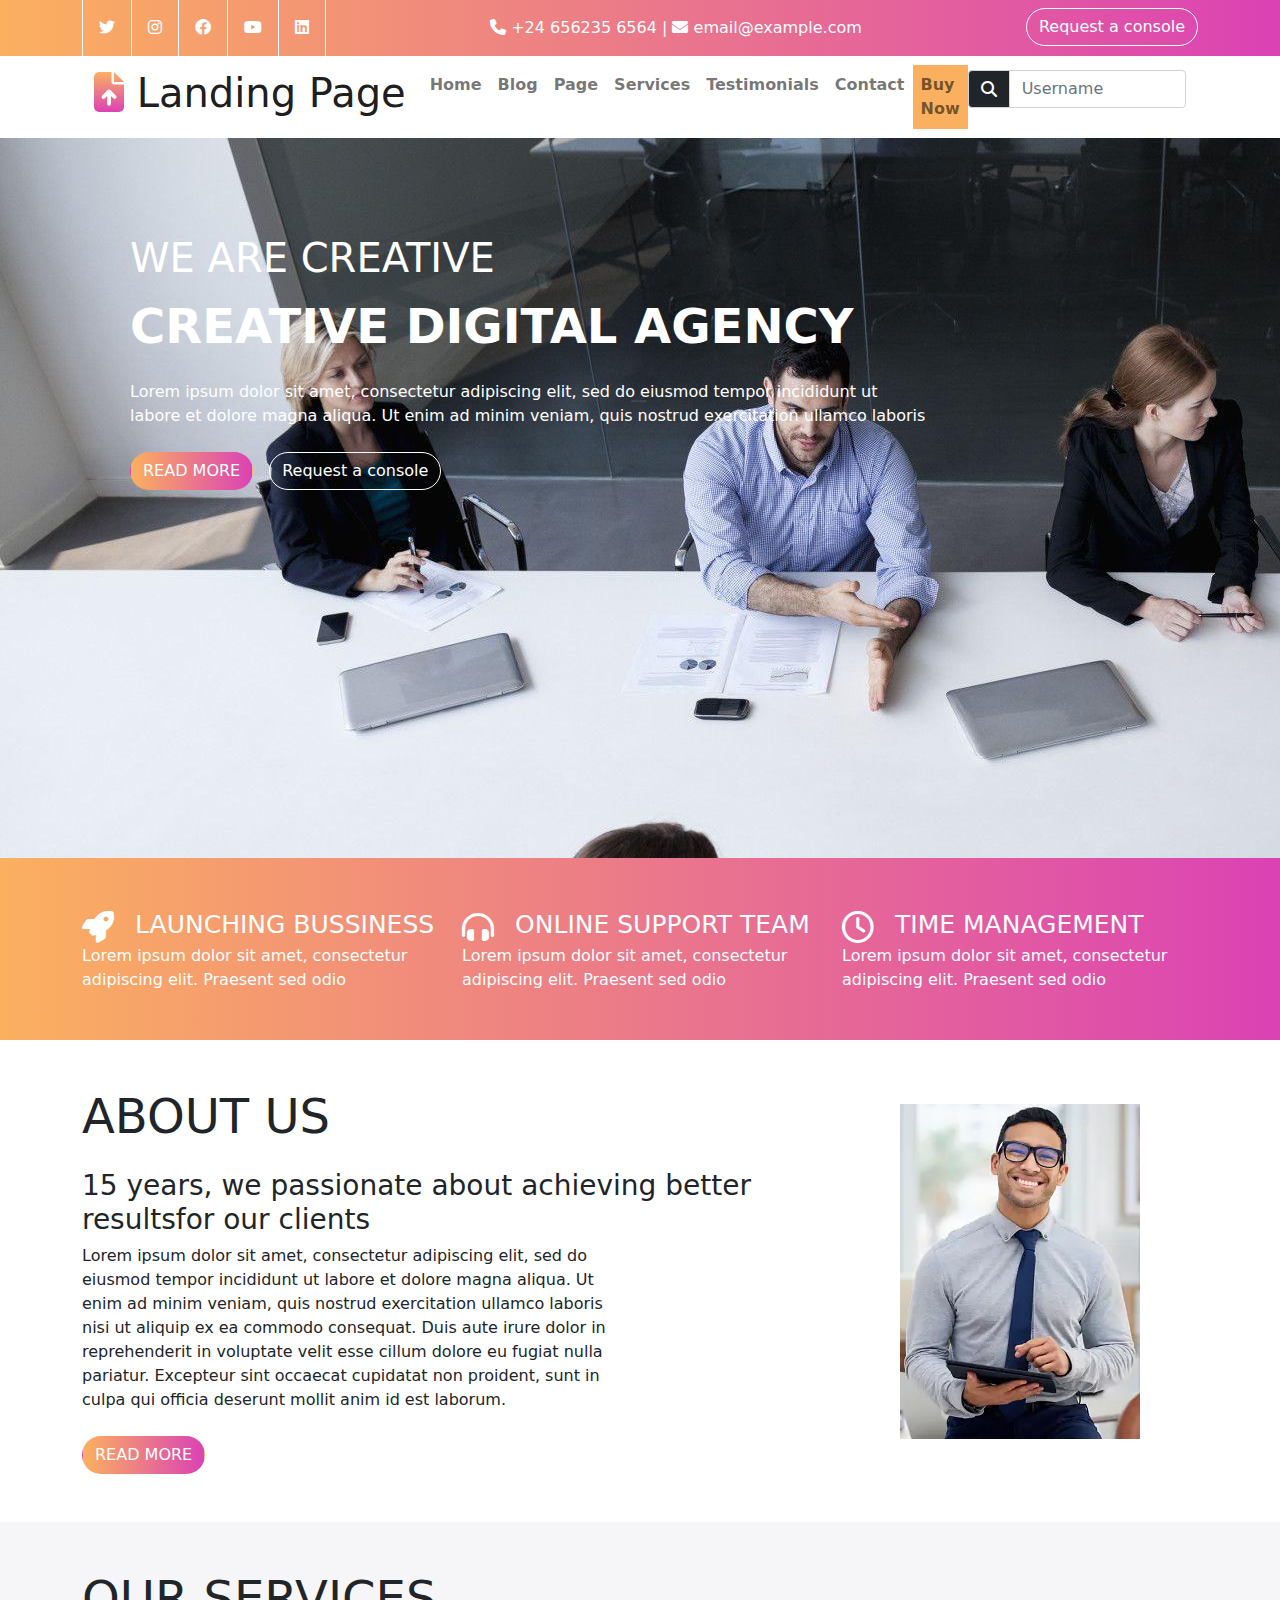
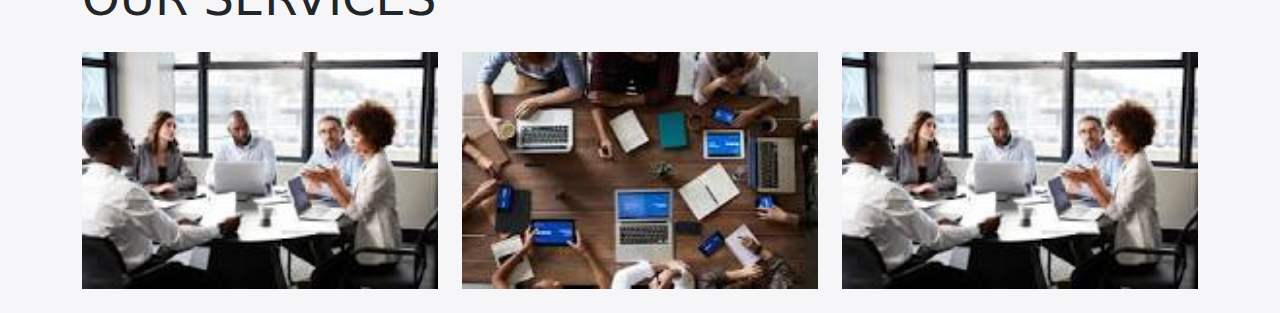
<file: Level 1 task 1/index.html>
<!DOCTYPE html>
<html lang="en">

<head>
    <meta charset="UTF-8">
    <meta name="viewport" content="width=device-width, initial-scale=1.0">
    <link rel="stylesheet" href="assets/css/style.css">
    <link rel="stylesheet" href="assets/css/all.min.css">
    <link rel="stylesheet" href="assets/css/bootstrap.min.css">
    <title>Landing Page</title>
</head>

<body>
    <div class="linear-gradient">
        <div class="container d-flex justify-content-between">
            <div class="d-flex">
                <div class="bdr-check pt-3 pb-3">
                    <i class="fa-brands text-white ps-3 pe-3 fa-twitter"></i>
                </div>
                <div class="bdr-check pt-3 pb-3">
                    <i class="fa-brands text-white ps-3 pe-3 fa-instagram"></i>
                </div>
                <div class="bdr-check pt-3 pb-3">
                    <i class="fa-brands text-white ps-3 pe-3 fa-facebook"></i>
                </div>
                <div class="bdr-check pt-3 pb-3">
                    <i class="fa-brands text-white ps-3 pe-3 fa-youtube"></i>
                </div>
                <div class="bdr-check bdr-check2 pt-3 pb-3">
                    <i class="fa-brands text-white ps-3 pe-3 fa-linkedin"></i>
                </div>
            </div>
            <div class="text-white pt-3">
                <p><i class="fa-solid fa-phone"></i> +24 656235 6564 | <i class="fa-solid fa-envelope"></i>
                    email@example.com</p>
            </div>
            <div>
                <button type="button" class="btn btn-outline mt-2 text-white">Request a console</button>
            </div>
        </div>
    </div>
    <div class="container">
        <nav class="navbar navbar-light navbar-expand-lg bg-body-tertiary">
            <div class="container-fluid">
                <a class="navbar-brand" href="#">
                    <h1><i class="fa-solid fa-file-arrow-up linear-color"></i> Landing Page</h1>
                </a>
                <button class="navbar-toggler" type="button" data-bs-toggle="collapse"
                    data-bs-target="#navbarSupportedContent" aria-controls="navbarSupportedContent"
                    aria-expanded="false" aria-label="Toggle navigation">
                    <span class="navbar-toggler-icon"></span>
                </button>
                <div class="collapse navbar-collapse" id="navbarSupportedContent">
                    <ul class="navbar-nav me-auto ms-auto mb-2 mb-lg-0">
                        <li class="nav-item">
                            <a class="nav-link fw-bold" aria-current="page" href="#">Home</a>
                        </li>
                        <li class="nav-item">
                            <a class="nav-link fw-bold" href="#">Blog</a>
                        </li>
                        <li class="nav-item">
                            <a class="nav-link fw-bold" aria-disabled="true">Page</a>
                        </li>
                        <li class="nav-item">
                            <a class="nav-link fw-bold" aria-disabled="true">Services</a>
                        </li>
                        <li class="nav-item">
                            <a class="nav-link fw-bold" aria-disabled="true">Testimonials</a>
                        </li>
                        <li class="nav-item">
                            <a class="nav-link fw-bold" aria-disabled="true">Contact</a>
                        </li>
                        <li class="nav-item hover">
                            <a class="nav-link fw-bold" aria-disabled="true">Buy Now</a>
                        </li>
                    </ul>
                    <form class="d-flex" role="search">
                        <div class="input-group mb-3">
                            <span class="input-group-text bg-dark" id="basic-addon1"><i
                                    class="fa-solid fa-magnifying-glass text-white"></i></span>
                            <input type="text" class="form-control" placeholder="Username" aria-label="Username"
                                aria-describedby="basic-addon1">
                        </div>
                    </form>
                </div>
            </div>
        </nav>
    </div>
    <div class="bg-image w-100">
        <div class="container">
            <div class="pt-5 text-white ms-5">
                <div class="display-6 mt-5">WE ARE CREATIVE</div>
                <div class="display-5 fw-bold mt-3">CREATIVE DIGITAL AGENCY</div>
                <p class="mt-4 w-75">Lorem ipsum dolor sit amet, consectetur adipiscing elit, sed do eiusmod tempor
                    incididunt ut labore et dolore magna aliqua. Ut enim ad minim veniam, quis nostrud exercitation
                    ullamco laboris</p>
                <div class="d-flex">
                    <button class="btn outline text-white mt-2 me-3 linear-gradient">READ MORE</button>
                    <button type="button" class="btn btn-outline mt-2 text-white">Request a console</button>
                </div>
            </div>
        </div>
    </div>
    <div class="linear-gradient">
        <div class="container pt-5 pb-5 text-white">
            <div class="row">
                <div class="col-12 col-sm-12 col-md-4 col-lg-4 col-xl-4 col-xxl-4">
                    <div>
                        <i class="fa-solid fa-rocket fa-2xl"></i>
                        <span class="fs-lg ms-3">LAUNCHING BUSSINESS</span>
                    </div>
                    <div>
                        Lorem ipsum dolor sit amet, consectetur adipiscing elit. Praesent sed odio 
                    </div>
                </div>
                <div class="col-12 col-sm-12 col-md-4 col-lg-4 col-xl-4 col-xxl-4">
                    <div>
                        <i class="fa-solid fa-headphones-simple fa-2xl"></i>
                        <span class="fs-lg ms-3">ONLINE SUPPORT TEAM</span>
                    </div>
                    <div>
                        Lorem ipsum dolor sit amet, consectetur adipiscing elit. Praesent sed odio 
                    </div>
                </div>
                <div class="col-12 col-sm-12 col-md-4 col-lg-4 col-xl-4 col-xxl-4">
                    <div>
                        <i class="fa-regular fa-clock fa-2xl"></i>
                        <span class="fs-lg ms-3">TIME MANAGEMENT</span>
                    </div>
                    <div>
                        Lorem ipsum dolor sit amet, consectetur adipiscing elit. Praesent sed odio 
                    </div>
                </div>
            </div>
        </div>
    </div>
    <div class="container mt-5 mb-5">
        <div class="row">
            <div class="col-12 col-sm-12 col-md-8 col-lg-8 col-xl-8 col-xxl-8">
                <div class="display-5 mb-4">ABOUT US</div>
                <h3 class="mb-2">15 years, we passionate about achieving better resultsfor our clients</h3>
                <div class="w-75 mb-3">Lorem ipsum dolor sit amet, consectetur adipiscing elit, sed do eiusmod tempor incididunt ut labore et dolore 
                    magna aliqua. Ut enim ad minim veniam, quis nostrud exercitation ullamco laboris nisi ut aliquip ex ea commodo 
                    consequat. Duis aute irure dolor in reprehenderit in voluptate velit esse cillum dolore eu fugiat nulla pariatur. 
                    Excepteur sint occaecat cupidatat non proident, sunt in culpa qui officia deserunt mollit anim id est laborum.</div>
                
                <div class="d-grid gap-2 d-md-block">
                    <button class="btn outline text-white mt-2 me-3 linear-gradient">READ MORE</button>
                </div>
            </div>
            <div class="col-12 col-sm-12 col-md-4 col-lg-4 col-xl-4 col-xxl-4 text-center my-3">
                <img src="assets/images/man.png" class="img-fluid" alt="man">
            </div>
        </div>
    </div>
    <div class="bg-grey">
        <div class="container pt-5">
            <div class="display-5 pb-4">OUR SERVICES</div>
            <div class="row pb-4">
                <div class="col-12 col-sm-12 col-md-4 col-lg-4 col-xl-4 col-xxl-4 text-center">
                    <img src="assets/images/meeting1.jpeg" alt="meeting1" class="w-100">
                </div>
                <div class="col-12 col-sm-12 col-md-4 col-lg-4 col-xl-4 col-xxl-4 text-center">
                    <img src="assets/images/meeting2.jpeg" alt="meeting2" class="w-100">
                </div>
                <div class="col-12 col-sm-12 col-md-4 col-lg-4 col-xl-4 col-xxl-4 text-center">
                    <img src="assets/images/meeting1.jpeg" alt="meeting1" class="w-100">
                </div>
            </div>
        </div>
    </div>






    <script src="assets/js/bootstrap.min.js"></script>
    <script src="assets/js/jquery.min.js"></script>
</body>

</html>
</file>
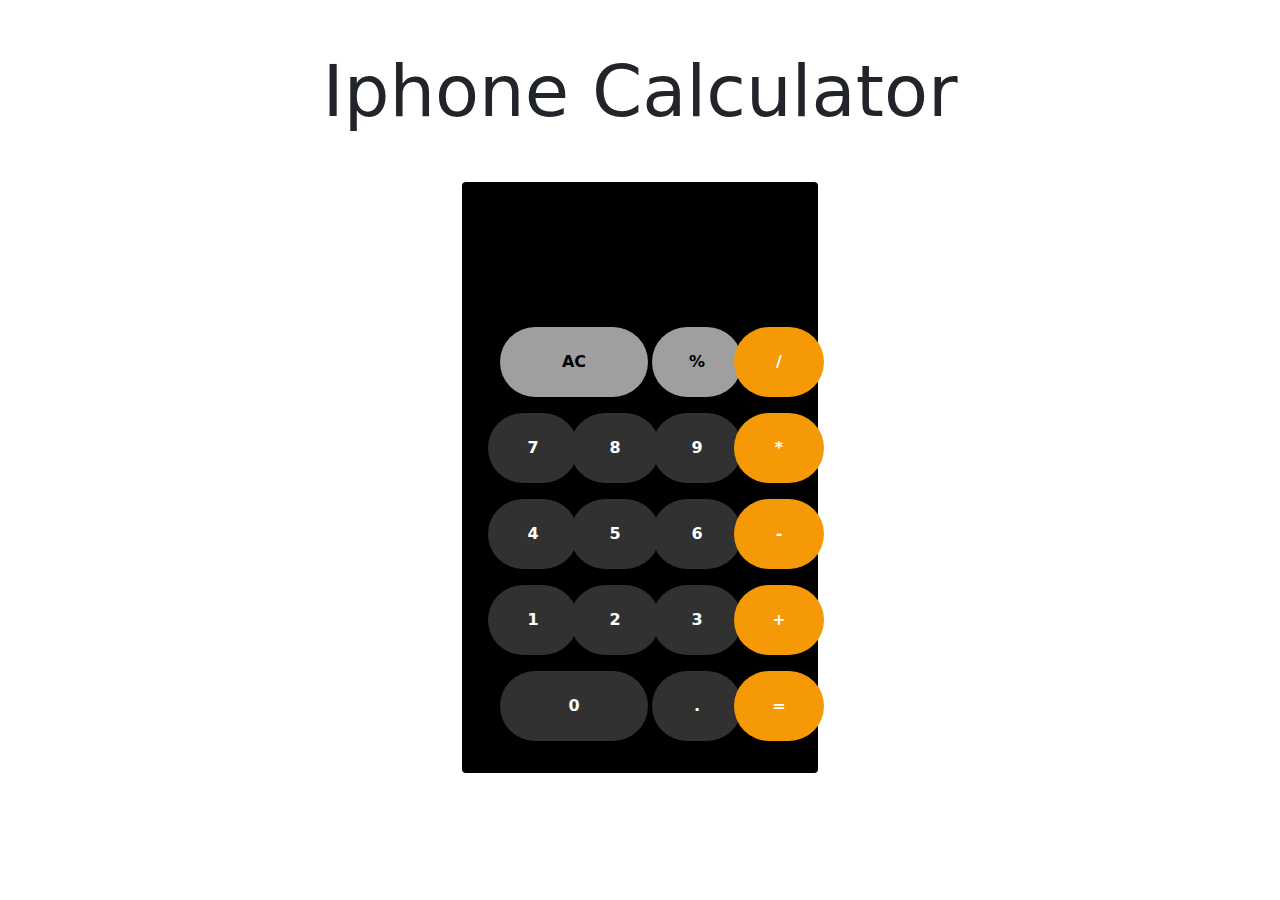
<file: Level 1 task 3/index.html>
<!DOCTYPE html>
<html lang="en">
<head>
    <meta charset="UTF-8">
    <meta name="viewport" content="width=device-width, initial-scale=1.0">
    <link rel="stylesheet" href="assets/css/all.min.css">
    <link rel="stylesheet" href="assets/css/bootstrap.min.css">
    <link rel="stylesheet" href="assets/css/style.css">
    <title>Calculator</title>
</head>
<body>
    <div class="container mt-5">
        <div class="display-2 text-center">Iphone Calculator</div>
        <div class="row">
            <div class="col-12 col-sm-12 col-md-6 col-lg-4 col-xl-4 col-xxl-4 mx-auto text-white">
                <form name="Calculator" class="bg-black rounded p-3 mt-5">
                    <input name="result" type="text" class="border-0 w-100 text-white font-s mb-3 pt-3 bg-black outline">
                    <!-- 1st -->
                    <div class="row justify-content-center">
                        <div class="col-4 col-sm-4 col-md-4 col-lg-4 col-xl-4 col-xxl-4 ps-0 me-4">
                            <button class="w-148 me-2 mb-3 fw-bold border-0 light-grey" type="button">AC</button>
                        </div>
                        <div class="col-2 col-sm-2 col-md-2 col-lg-2 col-xl-2 col-xxl-2 me-4">
                            <button class="w-15 me-2 mb-3 fw-bold border-0 light-grey" type="button" value="%">%</button>
                        </div>
                        <div class="col-2 col-sm-2 col-md-2 col-lg-2 col-xl-2 col-xxl-2 me-0">
                            <button class="w-15 me-2 mb-3 fw-bold border-0 bg-orange text-white" type="button" value="/">/</button>
                        </div>
                    </div>
                    
                     <!-- 2nd -->
                     <div class="row justify-content-center">
                        <div class="col-2 col-sm-2 col-md-2 col-lg-2 col-xl-2 col-xxl-2 me-4">
                            <button class="w-15 me-2 mb-3 fw-bold border-0 dark-grey text-white" value="7">7</button>
                        </div>
                        <div class="col-2 col-sm-2 col-md-2 col-lg-2 col-xl-2 col-xxl-2 me-4">
                            <button class="w-15 me-2 mb-3 fw-bold border-0 dark-grey text-white" type="button" value="8">8</button>
                        </div>
                        <div class="col-2 col-sm-2 col-md-2 col-lg-2 col-xl-2 col-xxl-2 me-4">
                            <button class="w-15 me-2 mb-3 fw-bold border-0 dark-grey text-white" type="button" value="9">9</button>
                        </div>
                        <div class="col-2 col-sm-2 col-md-2 col-lg-2 col-xl-2 col-xxl-2 me-4">
                            <button class="w-15 me-2 mb-3 fw-bold border-0 bg-orange text-white" type="button" value="X">*</button>
                        </div>
                     </div>                  
                    
                    
                    
                    <!-- 3rd -->
                    <div class="row justify-content-center">
                        <div class="col-2 col-sm-2 col-md-2 col-lg-2 col-xl-2 col-xxl-2 me-4">
                            <button class="w-15 me-2 mb-3 fw-bold border-0 dark-grey text-white" type="button" value="4">4</button>
                        </div>
                        <div class="col-2 col-sm-2 col-md-2 col-lg-2 col-xl-2 col-xxl-2 me-4">
                            <button class="w-15 me-2 mb-3 fw-bold border-0 dark-grey text-white" type="button" value="5">5</button>
                        </div>
                        <div class="col-2 col-sm-2 col-md-2 col-lg-2 col-xl-2 col-xxl-2 me-4">
                            <button class="w-15 me-2 mb-3 fw-bold border-0 dark-grey text-white" type="button" value="6">6</button>
                        </div>
                        <div class="col-2 col-sm-2 col-md-2 col-lg-2 col-xl-2 col-xxl-2 me-4">
                            <button class="w-15 me-2 mb-3 fw-bold border-0 bg-orange text-white" type="button" value="-">-</button>
                        </div>
                    </div>
                
                    <!-- 4th -->
                    <div class="row justify-content-center">
                        <div class="col-2 col-sm-2 col-md-2 col-lg-2 col-xl-2 col-xxl-2 me-4">
                            <button class="w-15 me-2 mb-3 fw-bold border-0 dark-grey text-white" type="button" value="1">1</button>
                        </div>
                        <div class="col-2 col-sm-2 col-md-2 col-lg-2 col-xl-2 col-xxl-2 me-4">
                            <button class="w-15 me-2 mb-3 fw-bold border-0 dark-grey text-white" type="button" value="2">2</button>
                        </div>
                        <div class="col-2 col-sm-2 col-md-2 col-lg-2 col-xl-2 col-xxl-2 me-4">
                            <button class="w-15 me-2 mb-3 fw-bold border-0 dark-grey text-white" type="button" value="3">3</button>
                        </div>
                        <div class="col-2 col-sm-2 col-md-2 col-lg-2 col-xl-2 col-xxl-2 me-4">
                            <button class="w-15 me-2 mb-3 fw-bold border-0 bg-orange text-white" type="button" value="+">+</button>
                        </div>
                    </div>
                    
                    <!-- 5th -->
                    <div class="row justify-content-center">
                        <div class="col-4 col-sm-4 col-md-4 col-lg-4 col-xl-4 col-xxl-4 ps-0 me-4">
                            <button class="w-148 me-2 mb-3 fw-bold border-0 dark-grey text-white" type="button" value="0">0</button>
                        </div>
                        <div class="col-2 col-sm-2 col-md-2 col-lg-2 col-xl-2 col-xxl-2 me-4">
                            <button class="w-15 me-2 mb-3 fw-bold border-0 dark-grey text-white" type="button" value=".">.</button>
                        </div>
                        <div class="col-2 col-sm-2 col-md-2 col-lg-2 col-xl-2 col-xxl-2 me-0">
                            <button class="w-15 me-2 mb-3 fw-bold border-0 bg-orange text-white" type="button" value="=">=</button>
                        </div>
                    </div>
                </form>
            </div>
        </div>
    </div>

    <script language="javascript" type="text/javascript" src="assets/js/script.js"></script>
</body>
</html>
</file>
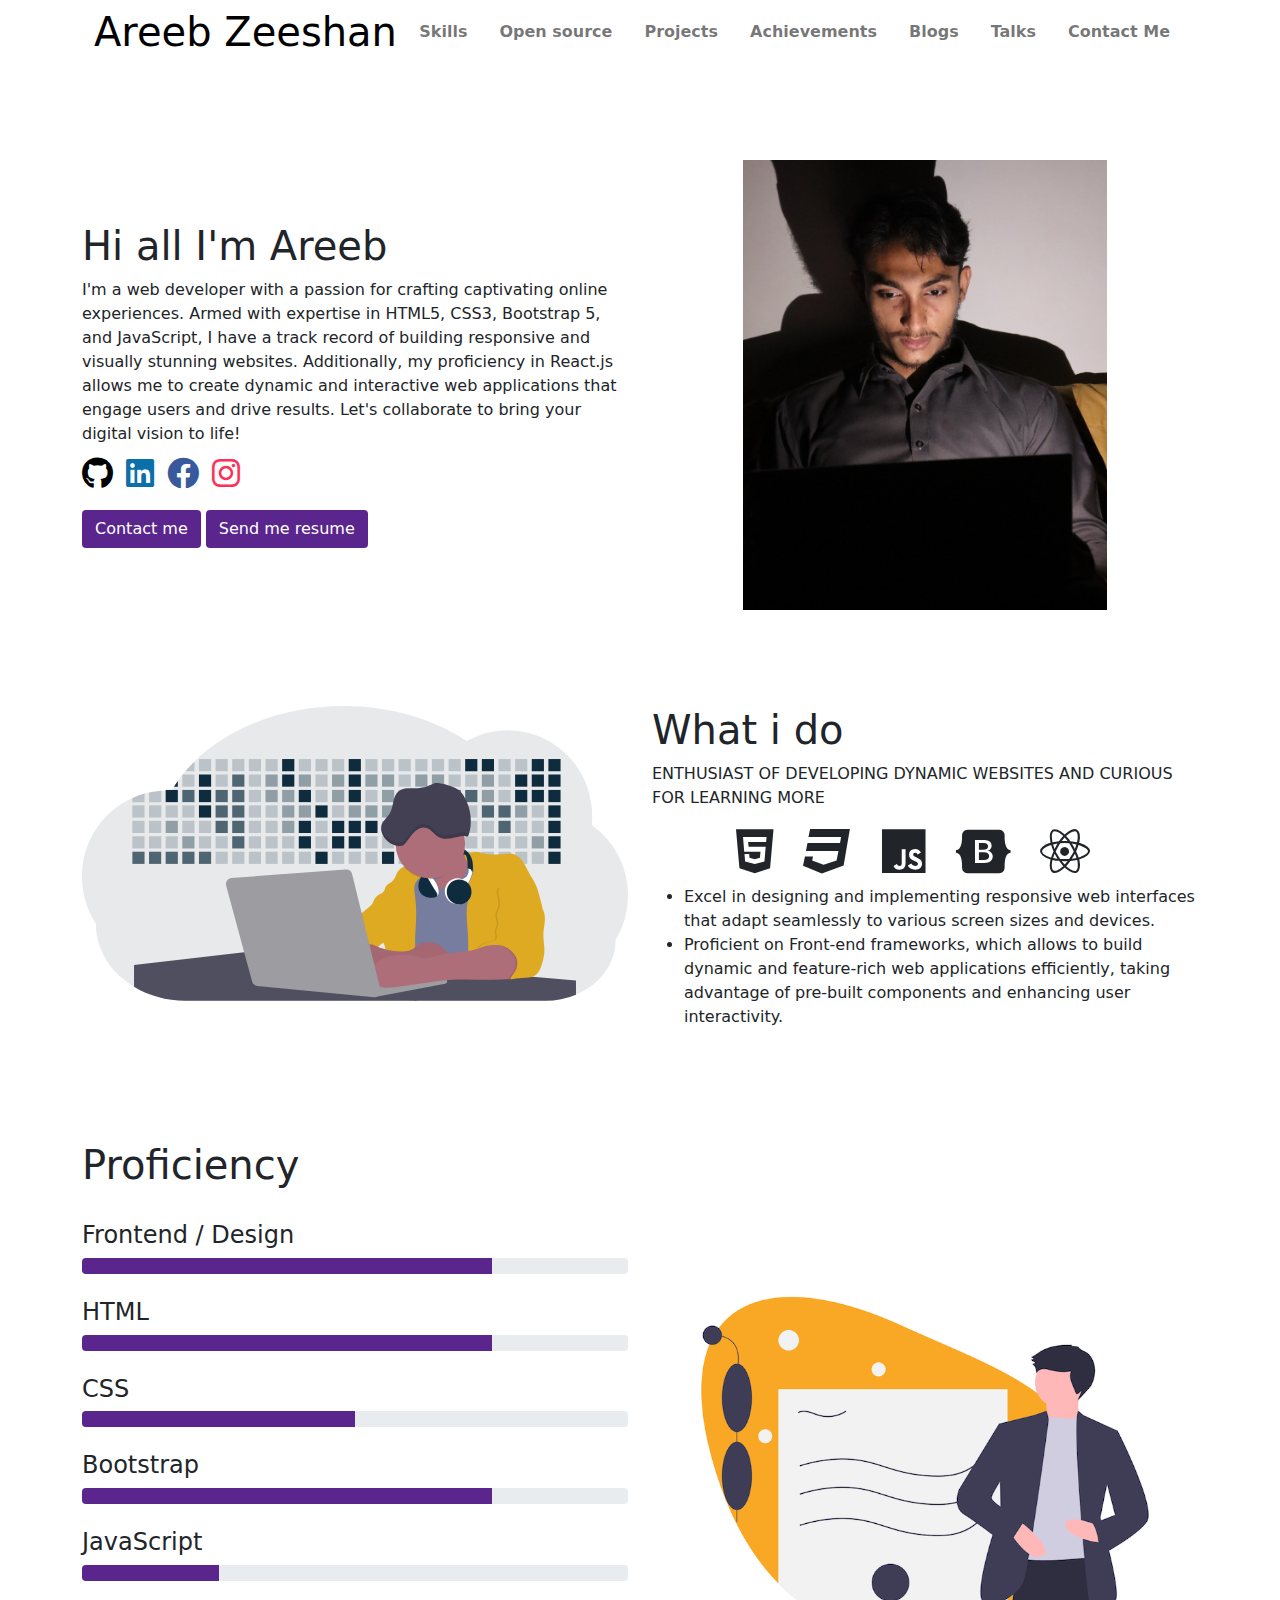
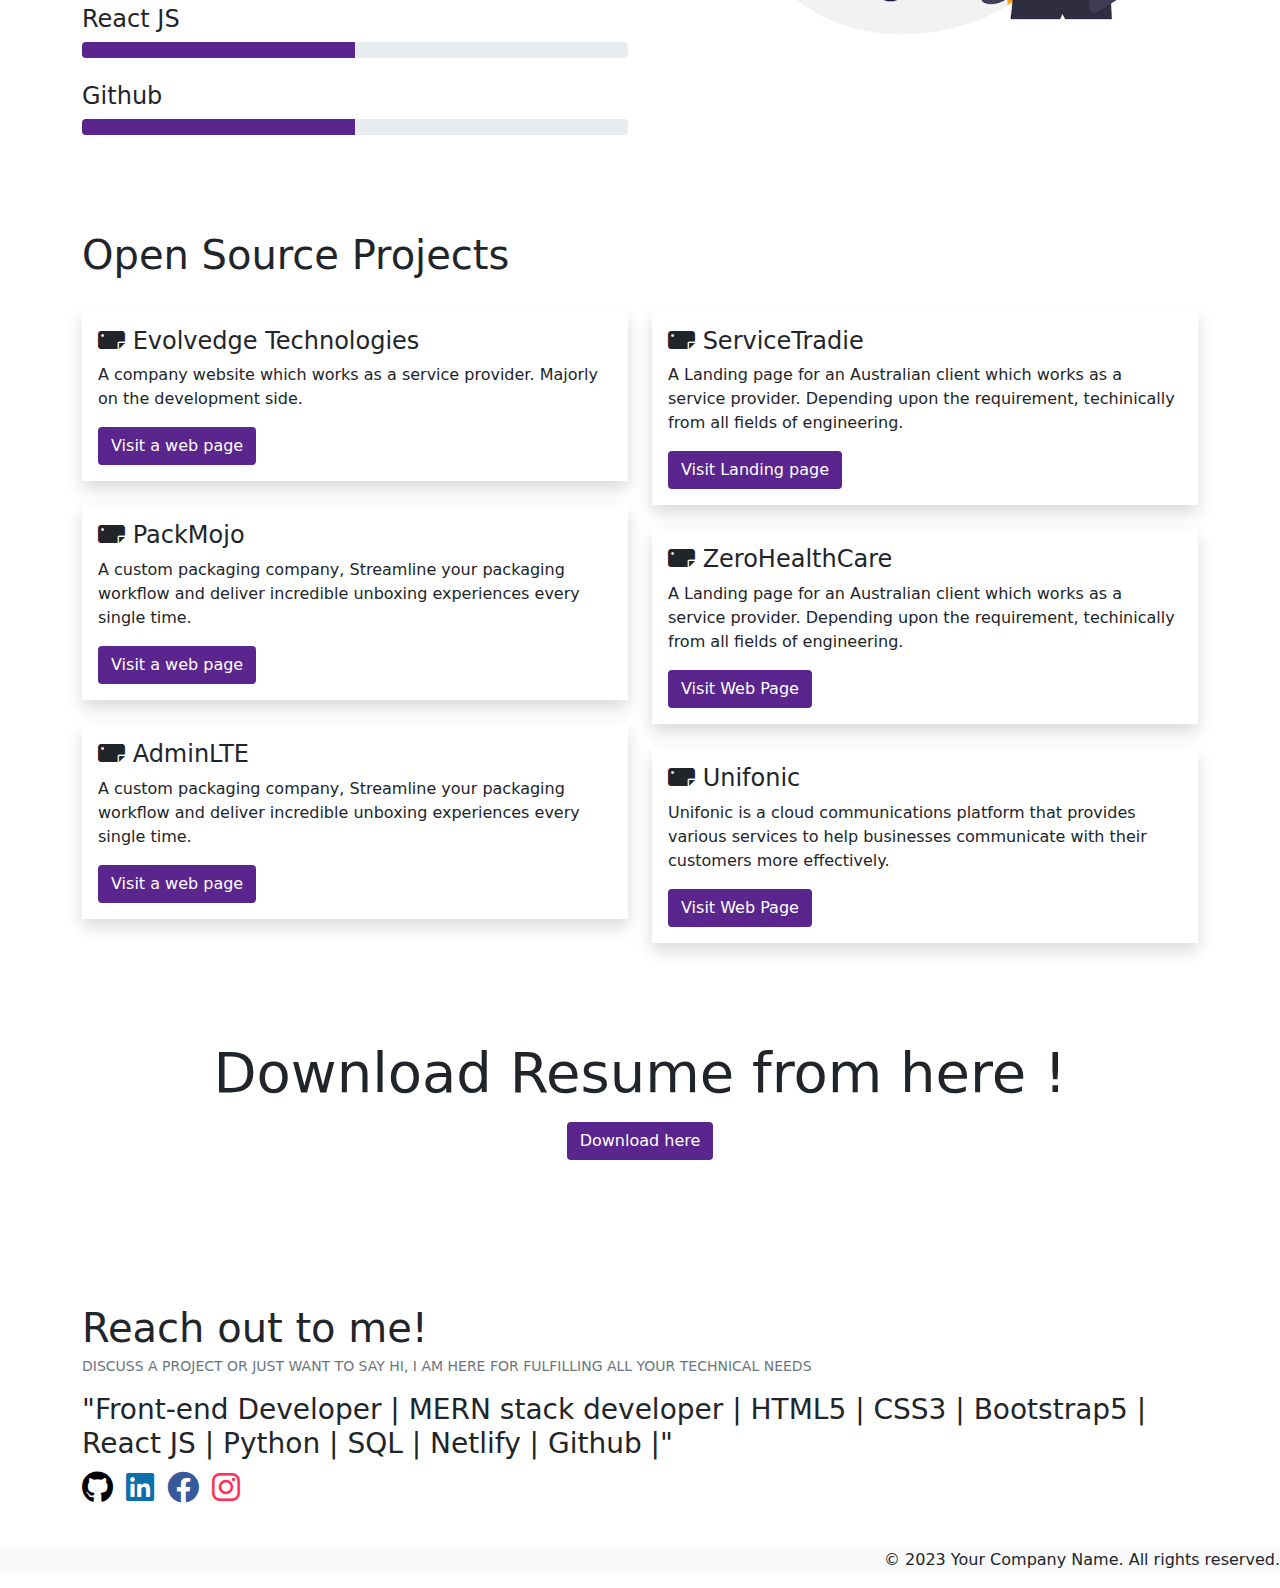
<file: Level-1-task-2/index.html>
<!DOCTYPE html>
<html lang="en">

<head>
    <meta charset="UTF-8">
    <meta name="viewport" content="width=device-width, initial-scale=1.0">
    <link rel="stylesheet" href="assets/css/all.min.css">
    <link rel="stylesheet" href="assets/css/bootstrap.min.css">
    <link rel="stylesheet" href="assets/css/style.css">
    <title>Portfolio</title>
</head>

<body>
    <div class="container">
        <nav class="navbar navbar-expand-lg navbar-light bg-white">
            <div class="container-fluid">
                <a class="display-6 text-black text-decoration-none" href="#">Areeb Zeeshan</a>
                <button class="navbar-toggler" type="button" data-bs-toggle="collapse"
                    data-bs-target="#navbarSupportedContent" aria-controls="navbarSupportedContent" aria-expanded="false"
                    aria-label="Toggle navigation">
                    <span class="navbar-toggler-icon"></span>
                </button>
                <div class="collapse navbar-collapse" id="navbarSupportedContent">
                    <ul class="navbar-nav ms-auto mb-2 mb-lg-0">
                        <li class="nav-item">
                            <a class="nav-link fw-bold ms-2 me-2" aria-current="page" href="#">Skills</a>
                        </li>
                        <li class="nav-item">
                            <a class="nav-link fw-bold ms-2 me-2" href="#">Open source</a>
                        </li>
                        <li class="nav-item">
                            <a class="nav-link fw-bold ms-2 me-2" href="#">Projects</a>
                        </li>
                        <li class="nav-item">
                            <a class="nav-link fw-bold ms-2 me-2" href="#">Achievements</a>
                        </li>
                        <li class="nav-item">
                            <a class="nav-link fw-bold ms-2 me-2" href="#">Blogs</a>
                        </li>
                        <li class="nav-item">
                            <a class="nav-link fw-bold ms-2 me-2" href="#">Talks</a>
                        </li>
                        <li class="nav-item">
                            <a class="nav-link fw-bold ms-2 me-2" href="#">Contact Me</a>
                        </li>
                    </ul>
                </div>
            </div>
        </nav>
    </div>
    <div class="container mt-5 pt-5">
        <!-- header section -->
        <div class="row">
            <div class="col-12 col-sm-12 col-md-6 col-lg-6 col-xl-6 col-xxl-6 my-auto">
                <h1>Hi all I'm Areeb</h1>
                <p class="mt-2">I'm a web developer with a passion for crafting captivating online experiences. 
                    Armed with expertise in HTML5, CSS3, Bootstrap 5, and JavaScript, I have a track record of building responsive 
                    and visually stunning websites. Additionally, my proficiency in React.js allows me to create dynamic and interactive 
                    web applications that engage users and drive results. Let's collaborate to bring your digital vision to life!
                </p>
                <div class="mt-3">
                    <a href="https://github.com/areebzeeshan" class="text-black text-decoration-none">
                        <i class="fa-brands fa-github fa-2xl me-2"></i>
                    </a>
                    <a href="https://www.linkedin.com/in/areeb-zeeshan-142823212/" class="text-decoration-none">
                        <i class="fa-brands fa-linkedin fa-2xl me-2 linkedin"></i>
                    </a>
                    <a href="https://www.facebook.com/areeb.zeeshan.58" class="text-decoration-none">
                        <i class="fa-brands fa-facebook fa-2xl me-2 facebook"></i>
                    </a>
                    <a href="https://www.instagram.com/areeb_zeeshan/?next=%2F&hl=en" class="text-decoration-none">
                        <i class="fa-brands fa-instagram fa-2xl me-2 instagram"></i>
                    </a>                    
                </div>
                <div class="d-grid d-md-block gap-2 mt-4">
                    <button class="btn purple-btn text-white" type="button">Contact me</button>
                    <button class="btn purple-btn text-white" type="button">Send me resume</button>
                  </div>
            </div>
            <div class="col-12 col-sm-12 col-md-6 col-lg-6 col-xl-6 col-xxl-6 text-center">
                <img src="assets/images/areeb-laptop.jpg" class="img-fluid avatar" alt="areeb image">
            </div>
        </div>

        <!-- about section -->
        <div class="row mt-5 pt-5">
            <div class="col-12 col-sm-12 col-md-6 col-lg-6 col-xl-6 col-xxl-6">
                <img src="assets/images/about.svg" class="img-fluid" alt="user">
            </div>
            <div class="col-12 col-sm-12 col-md-6 col-lg-6 col-xl-6 col-xxl-6 my-auto">
                <h1>What i do</h1>
                <p class="text-uppercase mt-2">enthusiast of developing dynamic websites and curious for learning more</p>
                <div class="mt-3 text-center">
                    <i class="fa-brands fa-html5 fa-5xl me-4"></i>
                    <i class="fa-brands fa-css3 fa-5xl me-4"></i>
                    <i class="fa-brands fa-js fa-5xl me-4"></i>
                    <i class="fa-brands fa-bootstrap fa-5xl me-4"></i>
                    <i class="fa-brands fa-react fa-5xl me-4"></i>
                </div>
                <ul type="" class="mt-2">
                    <li>Excel in designing and implementing responsive web interfaces that adapt seamlessly 
                        to various screen sizes and devices.
                    </li>
                    <li>Proficient on Front-end frameworks, which allows to build dynamic and feature-rich web applications efficiently, taking 
                        advantage of pre-built components and enhancing user interactivity.
                    </li>
                </ul>
            </div>
        </div>

        <!-- skill section -->
        <div class="row mt-5 pt-5">
            <h1>Proficiency</h1>
            <div class="col-12 col-sm-12 col-md-6 col-lg-6 col-xl-6 col-xxl-6">
                <!-- skill 1 -->
                <div class="mt-4">
                    <h4>Frontend / Design</h4>
                    <div class="progress">
                        <div class="progress-bar bg-purple" role="progressbar" style="width: 75%" aria-valuemin="0" 
                        aria-valuemax="100"></div>
                    </div>
                </div>

                <!-- skill 2 -->
                <div class="mt-4">
                    <h4>HTML</h4>
                    <div class="progress">
                        <div class="progress-bar bg-purple" role="progressbar" style="width: 75%" aria-valuemin="0" 
                        aria-valuemax="100"></div>
                    </div>
                </div>

                <!-- skill 3 -->
                <div class="mt-4">
                    <h4>CSS</h4>
                    <div class="progress">
                        <div class="progress-bar bg-purple" role="progressbar" style="width: 50%" aria-valuemin="0" 
                        aria-valuemax="100"></div>
                    </div>
                </div>

                <!-- skill 4 -->
                <div class="mt-4">
                    <h4>Bootstrap</h4>
                    <div class="progress">
                        <div class="progress-bar bg-purple" role="progressbar" style="width: 75%" aria-valuemin="0" 
                        aria-valuemax="100"></div>
                    </div>
                </div>

                <!-- skill 5 -->
                <div class="mt-4">
                    <h4>JavaScript</h4>
                    <div class="progress">
                        <div class="progress-bar bg-purple" role="progressbar" style="width: 25%" aria-valuemin="0" 
                        aria-valuemax="100"></div>
                    </div>
                </div>

                <!-- skill 6 -->
                <div class="mt-4">
                    <h4>React JS</h4>
                    <div class="progress">
                        <div class="progress-bar bg-purple" role="progressbar" style="width: 50%" aria-valuemin="0" 
                        aria-valuemax="100"></div>
                    </div>
                </div>

                <!-- skill 7 -->
                <div class="mt-4">
                    <h4>Github</h4>
                    <div class="progress">
                        <div class="progress-bar bg-purple" role="progressbar" style="width: 50%" aria-valuemin="0" 
                        aria-valuemax="100"></div>
                    </div>
                </div>
            </div>
            <div class="col-12 col-sm-12 col-md-6 col-lg-6 col-xl-6 col-xxl-6 my-auto">
                <img src="assets/images/skill.png" alt="user" class="img-fluid">
            </div>
        </div>

        <!-- projects section -->
        <div class="row mt-5 pt-5">
            <h1>Open Source Projects</h1>
            <div class="col-12 col-sm-12 col-md-6 col-lg-6 col-xl-6 col-xxl-6">
                <div class="mt-4 shadow p-3">
                    <h4><i class="fa-solid fa-tarp"></i> Evolvedge Technologies</h4>
                    <p class="mt-2">A company website which works as a service provider. Majorly on the development side.</p>
                    <div class="d-grid d-md-block gap-2">
                        <a href="https://evolvedgetechnologies.com/" class="btn bg-purple text-white">Visit a web page</a>
                    </div>
                </div>
                <div class="mt-4 shadow p-3">
                    <h4><i class="fa-solid fa-tarp"></i> PackMojo</h4>
                    <p class="mt-2">A custom packaging company, Streamline your packaging workflow and deliver incredible unboxing 
                        experiences every single time.
                    </p>
                    <div class="d-grid d-md-block gap-2">
                        <a href="https://resplendent-cassata-2f0277.netlify.app/" class="btn bg-purple text-white">Visit a web page</a>
                    </div>
                </div>
                <div class="mt-4 shadow p-3">
                    <h4><i class="fa-solid fa-tarp"></i> AdminLTE</h4>
                    <p class="mt-2">A custom packaging company, Streamline your packaging workflow and deliver incredible unboxing 
                        experiences every single time.
                    </p>
                    <div class="d-grid d-md-block gap-2">
                        <a href="https://grand-travesseiro-9d9492.netlify.app/" class="btn bg-purple text-white">Visit a web page</a>
                    </div>
                </div>
            </div>
            <div class="col-12 col-sm-12 col-md-6 col-lg-6 col-xl-6 col-xxl-6">
                <div class="mt-4 shadow p-3">
                    <h4><i class="fa-solid fa-tarp"></i> ServiceTradie</h4>
                    <p class="mt-2">A Landing page for an Australian client which works as a service provider. Depending upon the requirement, techinically 
                        from all fields of engineering.
                    </p>
                    <div class="d-grid d-md-block gap-2">
                        <a href="https://radiant-pika-0c9260.netlify.app/" class="btn bg-purple text-white">Visit Landing page</a>
                    </div>
                </div>
                <div class="mt-4 shadow p-3">
                    <h4><i class="fa-solid fa-tarp"></i> ZeroHealthCare</h4>
                    <p class="mt-2">A Landing page for an Australian client which works as a service provider. Depending upon the requirement, techinically 
                        from all fields of engineering.
                    </p>
                    <div class="d-grid d-md-block gap-2">
                        <a href="https://beamish-stardust-b4c529.netlify.app/" class="btn bg-purple text-white">Visit Web Page</a>
                    </div>
                </div>
                <div class="mt-4 shadow p-3">
                    <h4><i class="fa-solid fa-tarp"></i> Unifonic</h4>
                    <p class="mt-2">Unifonic is a cloud communications platform that 
                        provides various services to help businesses communicate with their customers more 
                        effectively. 
                    </p>
                    <div class="d-grid d-md-block gap-2">
                        <a href="https://strong-gingersnap-be0984.netlify.app/" class="btn bg-purple text-white">Visit Web Page</a>
                    </div>
                </div>
            </div>
        </div>

        <!-- cv section -->
        <div class="mt-5 pt-5 pb-5 text-center">
            <div class="display-4">Download Resume from here !</div>
            <div class="d-grid gap-2 d-md-block">
                <a href="assets/images/Areeb Zeeshan.pdf" class="btn bg-purple text-white mt-3" download>Download here</a>
            </div>
        </div>

        <!-- contact section -->
        <div class="mt-5 pt-5">
            <div class="display-6">Reach out to me!</div>
            <p class="form-text">DISCUSS A PROJECT OR JUST WANT TO SAY HI, I AM HERE FOR FULFILLING ALL YOUR TECHNICAL NEEDS</p>
            <h3 class="mt-2">"Front-end Developer | MERN stack developer | HTML5 | CSS3 | Bootstrap5 | React JS | Python | SQL | 
                Netlify | Github |"</h3>
            <div class="mt-3">
                <a href="https://github.com/areebzeeshan" class="text-black text-decoration-none">
                    <i class="fa-brands fa-github fa-2xl me-2"></i>
                </a>
                <a href="https://www.linkedin.com/in/areeb-zeeshan-142823212/" class="text-decoration-none">
                    <i class="fa-brands fa-linkedin fa-2xl me-2 linkedin"></i>
                </a>
                <a href="https://www.facebook.com/areeb.zeeshan.58" class="text-decoration-none">
                    <i class="fa-brands fa-facebook fa-2xl me-2 facebook"></i>
                </a>
                <a href="https://www.instagram.com/areeb_zeeshan/?next=%2F&hl=en" class="text-decoration-none">
                    <i class="fa-brands fa-instagram fa-2xl me-2 instagram"></i>
                </a>                    
            </div>
        </div>

    </div>
    <div class="mt-5 text-end bg-light">
        <p>&copy; 2023 Your Company Name. All rights reserved.</p>
    </div>
    


    <script src="assets/js/bootstrap.min.js"></script>
    <script src="assets/js/jquery.min.js"></script>
</body>

</html>
</file>
<file: Level 1 task 1/assets/css/style.css>
.linear-gradient{
    background-image: linear-gradient(to right, #FBB05F, #DB42B4);
}
.bdr-check{
    border-left: 1px solid white;
}
.bdr-check2{
    border-right: 1px solid white;
}
.btn-outline{
    border-color: white !important;
    border-radius: 30px !important;
}
.linear-color{
    background: -webkit-linear-gradient(#FBB05F, #DB42B4);
    -webkit-background-clip: text;
    -webkit-text-fill-color: transparent;
}
.hover{
    background-color: #FBB05F;
}
.bg-image{
    background-image: url(../images/bussiness-meeting.jpg);
    height: 80vh;
    background-repeat: no-repeat;
}
.outline{
    border-radius: 30px !important;
}
.fs-lg{
    font-size: 25px;
}
.bg-grey{
    background-color: #F6F6F8;
}
.w-10{
    width: 10%;
}
.bdr-left{
    border-top-left-radius: 30px;
    border-bottom-left-radius: 30px;
}
</file>
<file: Level 1 task 3/assets/css/style.css>
.w-15{
    width: 10vh !important;
    height: 70px;
    border-radius: 48px;
}
.outline{
    outline: none;
}
.outline:focus{
    outline: none;
}
.font-s{
    font-size: 4em;
    text-align: right;
}
.w-148{
    width: 148px !important;
    height: 70px;
    border-radius: 48px;
}
.light-grey{
    background-color: #9F9F9F;
}
.bg-orange{
    background-color: #F69906;
}
.dark-grey{
    background-color: #313131;
}
</file>
<file: Level-1-task-2/assets/css/style.css>
.linkedin{
    color: #0B6FAA;
}
.facebook{
    color: #385A9C;
}
.instagram{
    color: #FE2F58;
}
.purple-btn, .bg-purple{
    background-color: #5A258D;
}
.avatar{
    height: 450px;
}
.fa-5xl{
    font-size: 50px;
}
</file>
